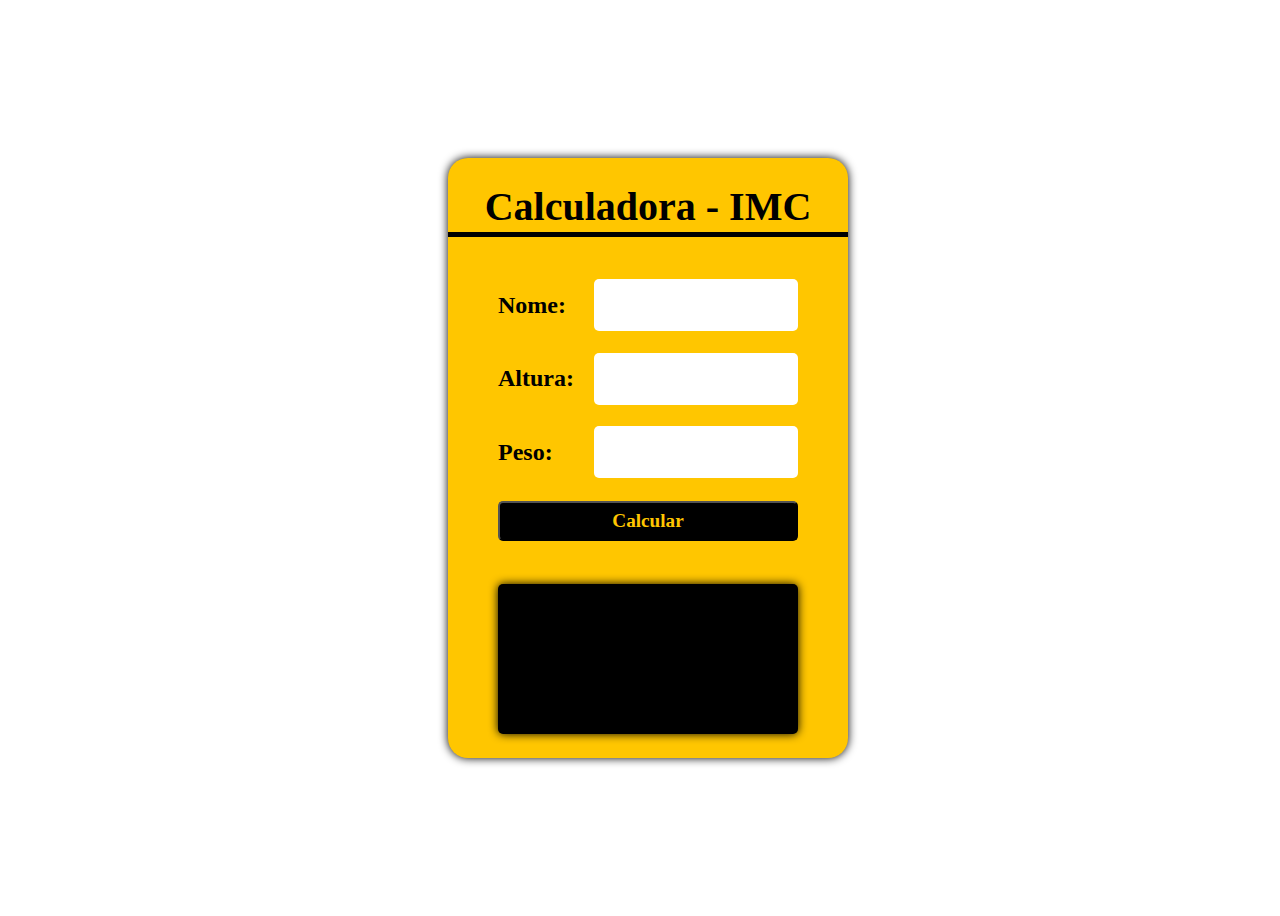
<file: practice/00-imc/index.html>
<!DOCTYPE html>
<html lang="en">
    <head>
        <meta charset="UTF-8">
        <meta name="viewport" content="width=device-width, initial-scale=1.0">
        <title>IMC</title>
        <link rel="stylesheet" href="style.css">
    </head>
    <body>
        <main>
            <div class="container">
                <div class="title"> Calculadora - IMC </div>
                <div class="input">
                    <label>Nome:</label>
                    <input type="text" id='nome'>
                </div>
                <div class="input">
                    <label>Altura:</label>
                    <input type="number" id='altura'>
                </div>
                <div class="input">
                    <label>Peso:</label>
                    <input type="number" id='peso'>
                </div>
                <button id='calcular'>Calcular</button>

                <div class="result" id='resultado'></div>
            </div>
        </main>
        <script src="./imc.js"></script>
    </body>
</html>
</file>
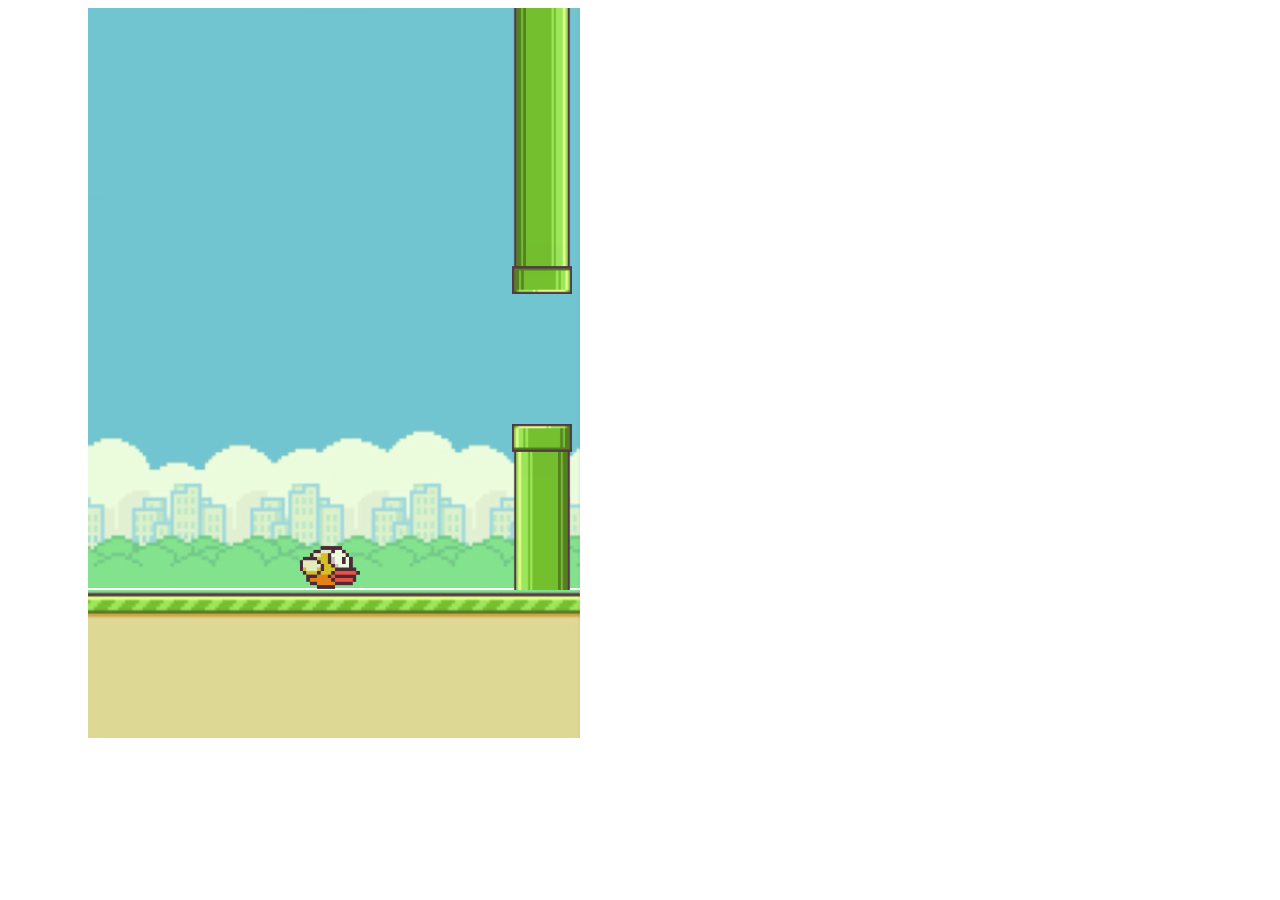
<file: practice/flappy-bird/index.html>
<!DOCTYPE html>
<html lang="en" dir="ltr">
    <head>
        <meta charset="UTF-8">
        <title>Flappy Bird</title>
        <link rel="stylesheet" href="style.css">
        <script src="app.js" charset="utf-8"></script>
    </head>
    <body>
    
    <div class="border-left"></div>
    <div class="game-container">
        <div class="border-top"></div>
        <div class="sky">
            <div class="bird"></div>
        </div>
    </div>
    <div class="ground-container">
        <div class="ground-moving"></div>
    </div>
    <div class="border-right"></div>

    </body>
</html>
</file>
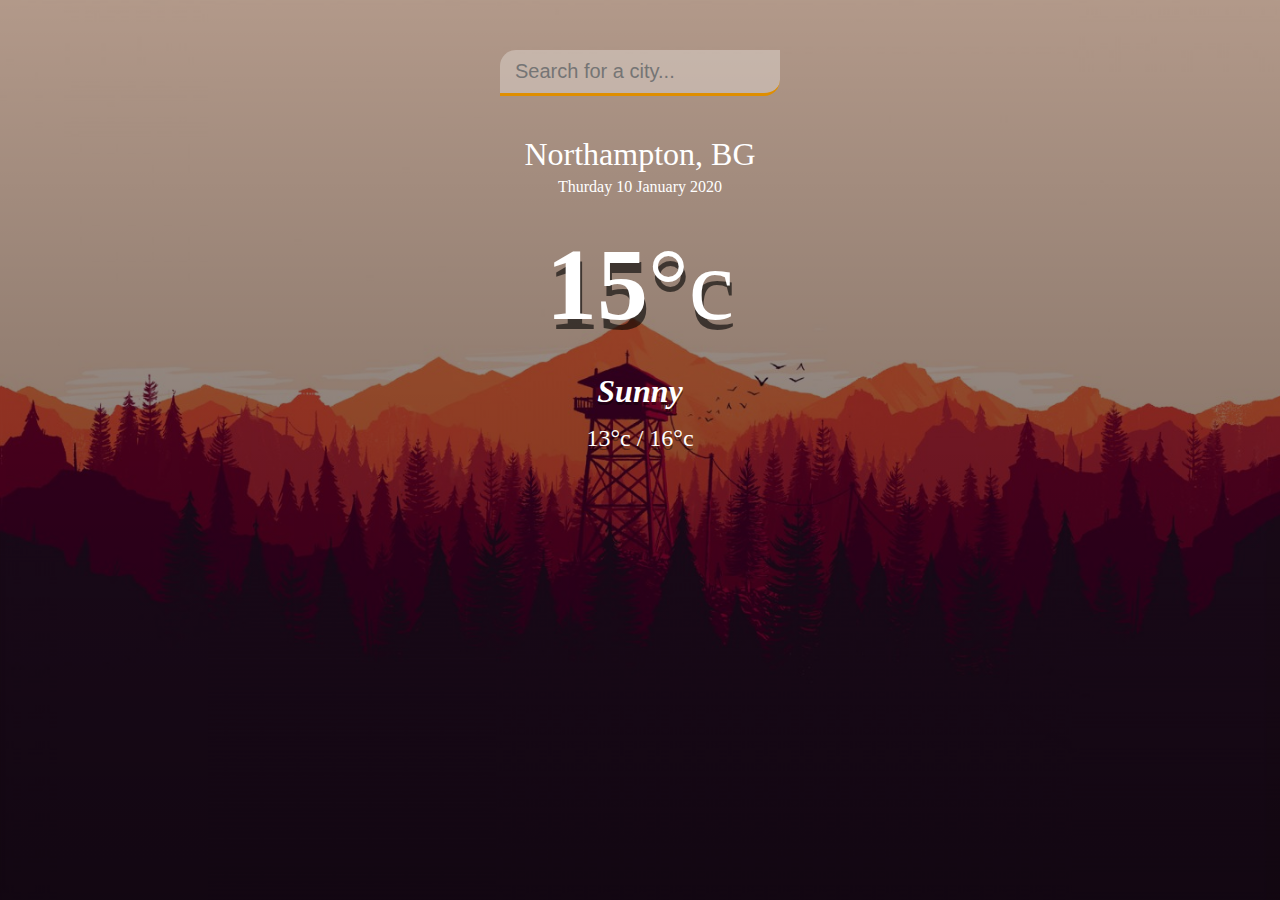
<file: practice/weather-app-js/index.html>
<!DOCTYPE html>
<html lang="en">
<head>
    <meta charset="UTF-8">
    <meta name="viewport" content="width=device-width, initial-scale=1.0">
    <title>Weather app</title>
    <link rel="stylesheet" href="main.css"/>
</head>
<body>
    <div class="app-wrap">
        <header>
            <input type="text" autocomplete="off" class="search-box" placeholder="Search for a city..."/>
        </header>
        <main>
            <section class="location">
                <div class="city">Northampton, BG</div>
                <div class="date">Thurday 10 January 2020</div>
            </section>
            <div class="current">
                <div class="temp">15<span>°c</span></div>
                <div class="weather">Sunny</div>
                <div class="hi-low">13°c / 16°c</div>
            </div>
        </main>
    </div>
    <script src="main.js"></script>    
</body>
</html>
</file>
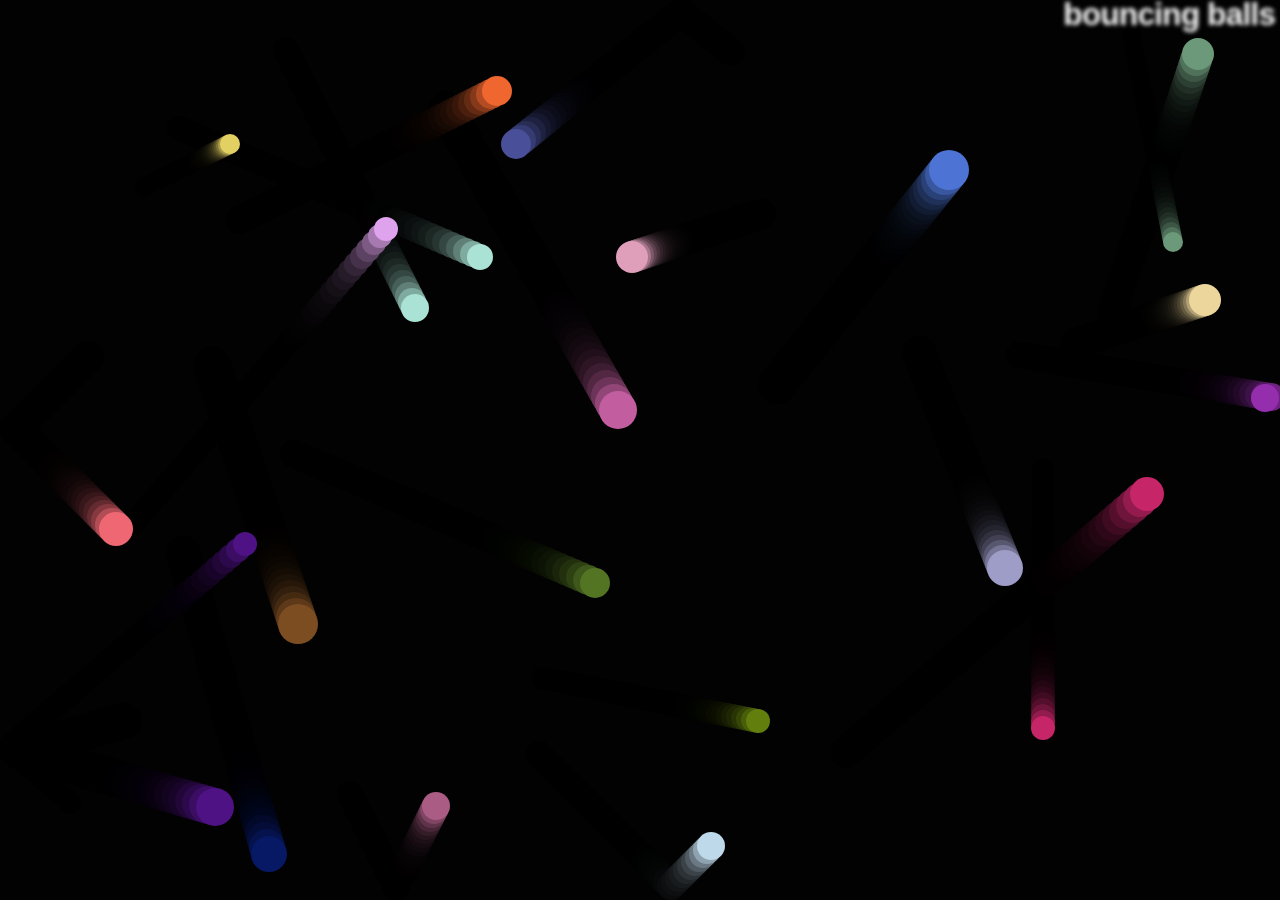
<file: practice/mdnexercices/boucing-balls/index.html>
<!DOCTYPE html>
<html>
  <head>
    <meta charset="utf-8">
    <title>Bouncing balls</title>
    <link rel="stylesheet" href="style.css">
  </head>

  <body>
    <h1>bouncing balls</h1>
    <canvas></canvas>

    <script src="main.js"></script>
  </body>
</html>
</file>
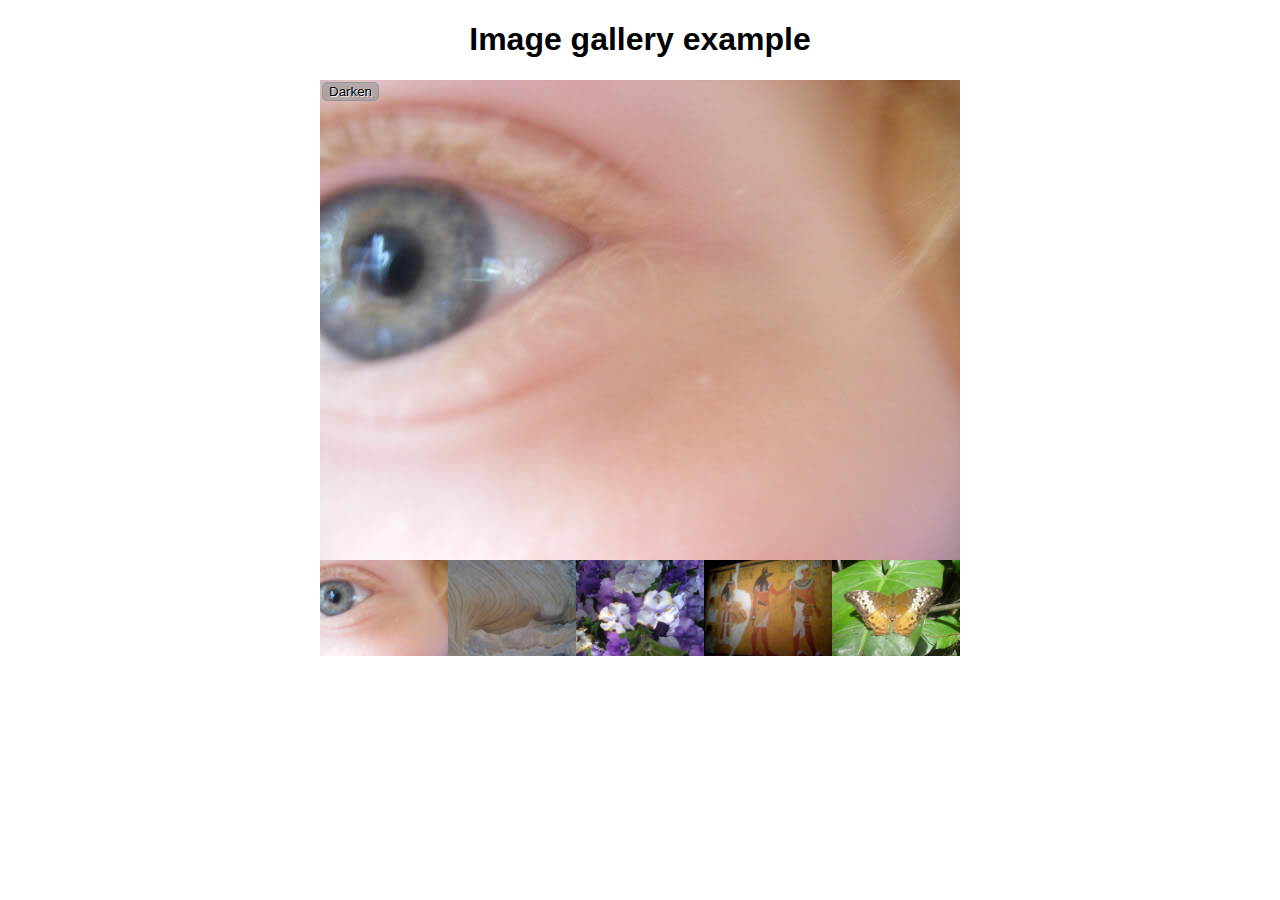
<file: practice/mdnexercices/gallery-start/index.html>
<!DOCTYPE html>
<html>
  <head>
    <meta charset="utf-8">

    <title>Image gallery</title>

    <link rel="stylesheet" href="style.css">
    
  </head>

  <body>
    <h1>Image gallery example</h1>

    <div class="full-img">
      <img class="displayed-img" src="images/pic1.jpg">
      <div class="overlay"></div>
      <button class="dark">Darken</button>
    </div>

    <div class="thumb-bar">


    </div>
    <script src="main.js"></script>
  </body>
</html>
</file>
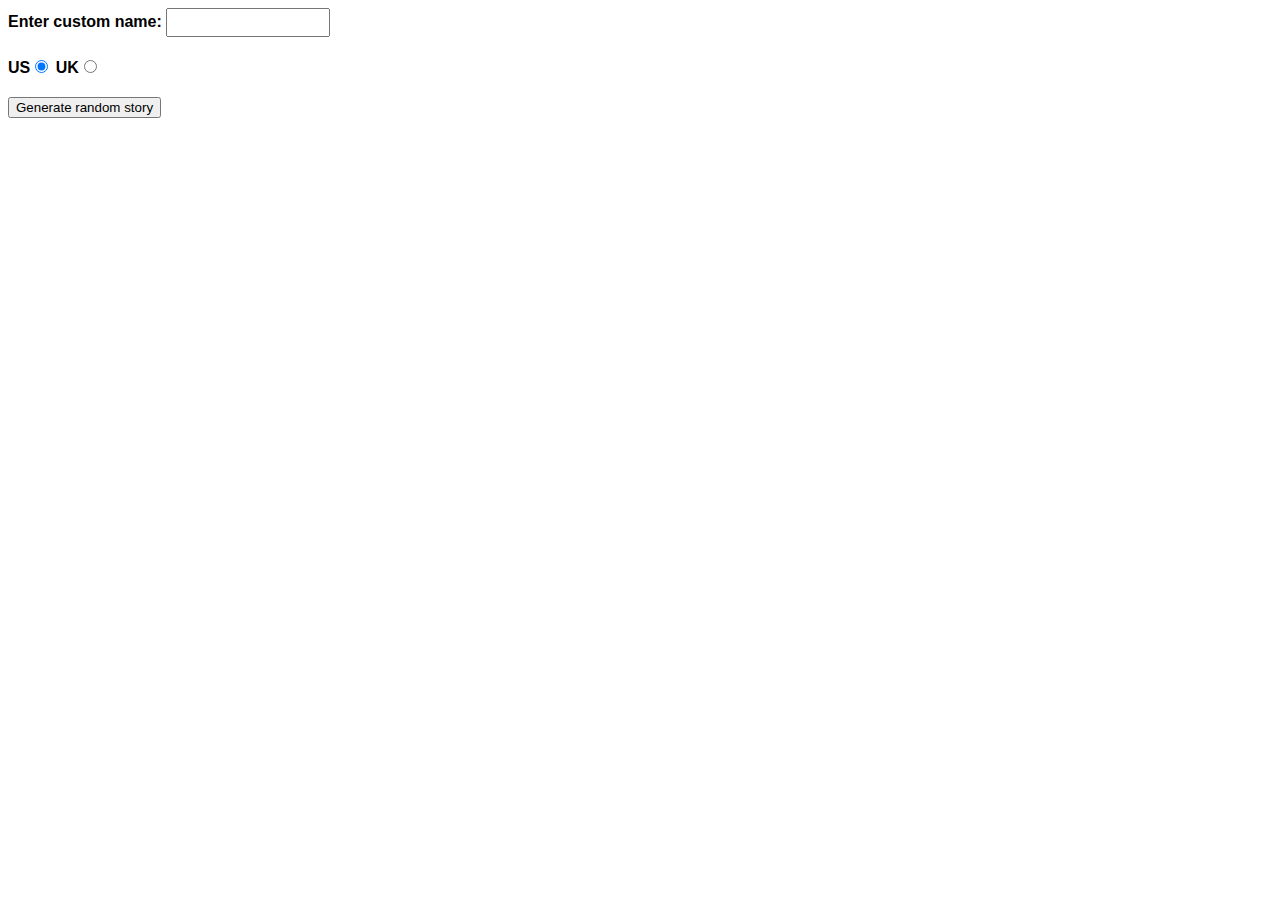
<file: practice/mdnexercices/sillystory/index.html>
<!DOCTYPE html>
<html>
  <head>
    <meta charset="utf-8">
    <meta http-equiv="X-UA-Compatible" content="IE=edge,chrome=1">
    <meta name="viewport" content="width=device-width">

    <title>Silly story generator</title>

    <style>

    body {
      font-family: helvetica, sans-serif;
      width: 350px;
    }

    label {
      font-weight: bold;  
    }

    div {
      padding-bottom: 20px;
    }

    input[type="text"] {
      padding: 5px;
      width: 150px;
    }

    p {
      background: #FFC125;
      color: #5E2612;
      padding: 10px;
      visibility: hidden;
    }

    </style>
  </head>

  <body>
    <div>
      <label for="customname">Enter custom name:</label>
      <input id="customname" type="text" placeholder="">
    </div>
    <div>
      <label for="us">US</label><input id="us" type="radio" name="ukus" value="us" checked>
      <label for="uk">UK</label><input id="uk" type="radio" name="ukus" value="uk">
    </div>
    <div>
      <button class="randomize">Generate random story</button>
    </div>
    <!-- Thanks a lot to Willy Aguirre for his help with the code for this assessment -->
    <p class="story"></p>
    
    <script>
      
      const customName = document.getElementById('customname');
      const randomize = document.querySelector('.randomize');
      const story = document.querySelector('.story');

      function randomValueFromArray(array){
        const random = Math.floor(Math.random()*array.length);
        return array[random];
      }
      
      //let storyText = `It was ${temperature} outside, so ${xItem} went for a walk. When they got to ${yItem}, they stared in horror for a few moments, then ${zItem}. ${name} saw the whole thing, but was not surprised — ${xItem} weighs ${weight}, and it was a hot day.` não deu certo :/
      
      let storyText = "It was 94 fahrenheit outside, so :insertx: went for a walk. When they got to :inserty:, they stared in horror for a few moments, then :insertz:. Bob saw the whole thing, but was not surprised — :insertx: weighs 300 pounds, and it was a hot day.";

      let insertX = [
        'Willy the Goblin',
        'Big Daddy',
        'Father Christmas'
      ]
      
      let insertY = [
        'the soup kitchen',
        'Disneyland',
        'the White House'
      ]
      
      let insertZ = [
        'spontaneously combusted',
        'melted into a puddle on the sidewalk',
        'turned into a slug and crawled away'
      ]
    
      
  
      randomize.addEventListener('click', result);

      function result() {
        
        let newStory = storyText;
                     
        if(customName.value !== '') {
          let name = customName.value;
          newStory = newStory.replace("Bob", name);
        }

        if(document.getElementById("uk").checked) {
          const weight = Math.round(300 / 14) + ' stone';
          const temperature =  Math.round(94 / 33.8) + ' centigrade';
          newStory = newStory.replace("94 fahrenheit", temperature);
          newStory = newStory.replace("300 pounds", weight);
        }

        let xItem = randomValueFromArray(insertX);
      
        let yItem = randomValueFromArray(insertY);
      
        let zItem = randomValueFromArray(insertZ);

        newStory = newStory.replace(":insertx:", xItem);

        newStory = newStory.replace(":insertx:", xItem);

        newStory = newStory.replace(":inserty:", yItem);

        newStory = newStory.replace(":insertz:", zItem);

        story.textContent = newStory;

        story.style.visibility = 'visible';
      }
      
    </script>
    
  </body>

</html>
</file>
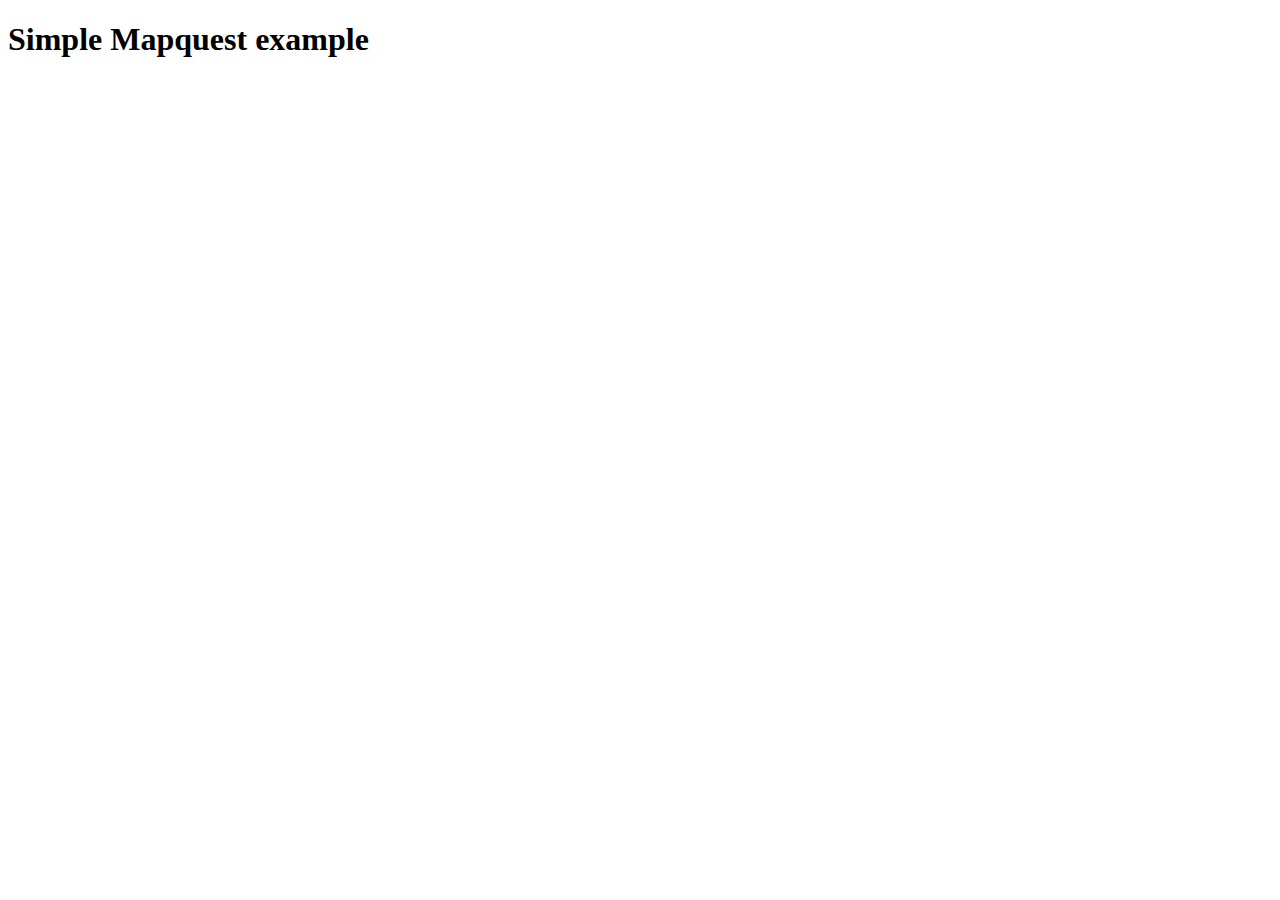
<file: practice/mdnexercices/thirdy-part-apis/mapquest/index.html>
<!DOCTYPE html>
<html>
  <head>
    <meta charset="utf-8">
    <meta name="viewport" content="width=device-width, initial-scale=1.0">
    <title>Mapquest example</title>
    <script src="https://api.mqcdn.com/sdk/mapquest-js/v1.3.2/mapquest.js" defer></script>
    <script src="script.js" defer></script>
    <link type="text/css" rel="stylesheet" href="https://api.mqcdn.com/sdk/mapquest-js/v1.3.2/mapquest.css"/>
    <link href="style.css" rel="stylesheet">
  </head>
  <body>
    <h1>Simple Mapquest example</h1>

    <div id="map"></div>
  </body>
</html>
</file>
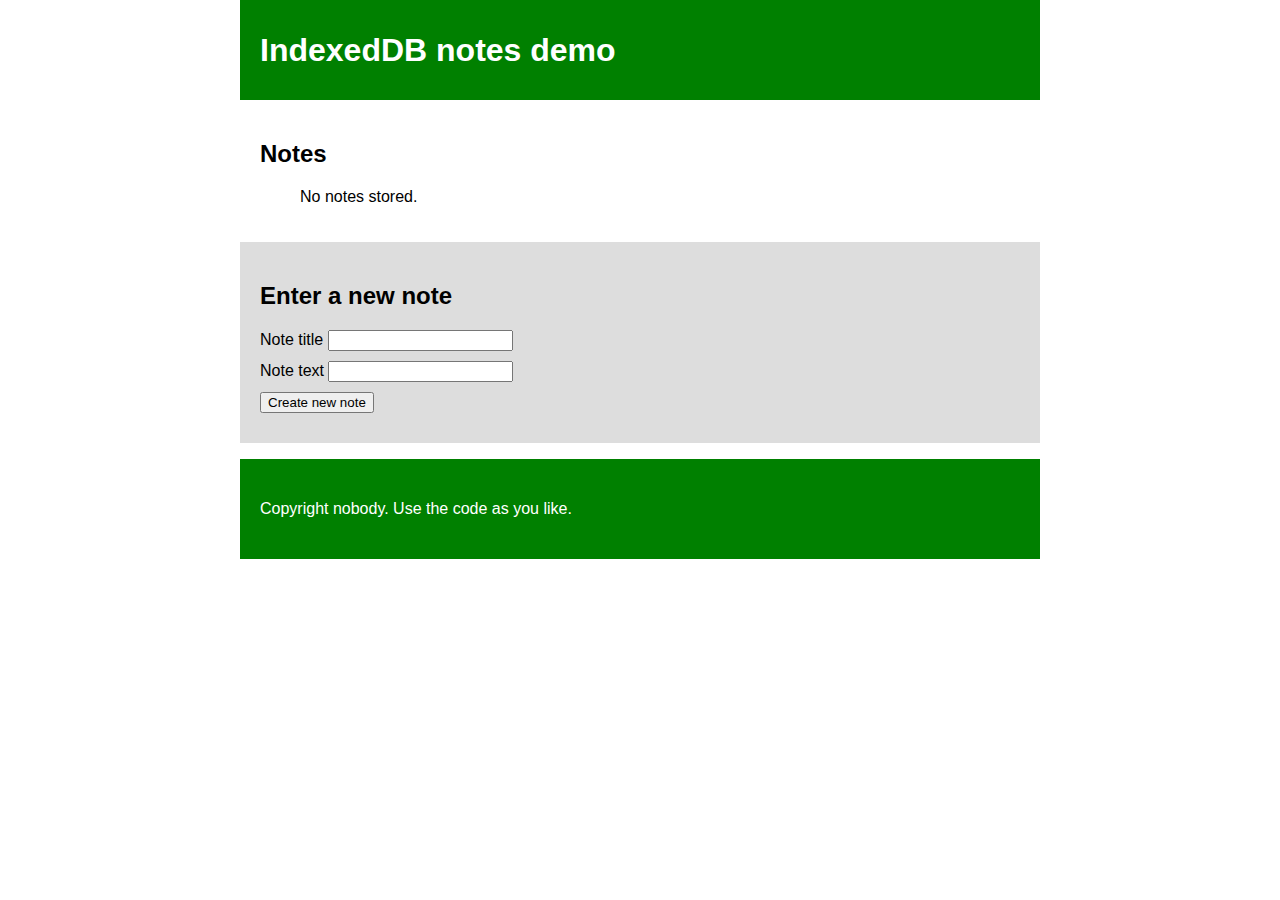
<file: practice/mdnexercices/client-side-storage/indexeddb/notes/index.html>
<!DOCTYPE html>
<html>
  <head>
    <meta charset="utf-8">
    <meta name="viewport" content="width=device-width, initial-scale=1.0">
    <title>IndexedDB demo</title>
    <link href="style.css" rel="stylesheet">
    <script src="index.js" defer></script>
  </head>
  <body>
    <header>
      <h1>IndexedDB notes demo</h1>
    </header>

    <main>
      <section class="note-display">
        <h2>Notes</h2>
        <ul>

        </ul>
      </section>
      <section class="new-note">
        <h2>Enter a new note</h2>
        <form>
          <div>
            <label for="title">Note title</label>
            <input id="title" type="text" required>
          </div>
          <div>
            <label for="body">Note text</label>
            <input id="body" type="text" required>
          </div>
          <div>
            <button>Create new note</button>
          </div>
        </form>
      </section>
    </main>

    <footer>
      <p>Copyright nobody. Use the code as you like.</p>
    </footer>
  </body>
</html>
</file>
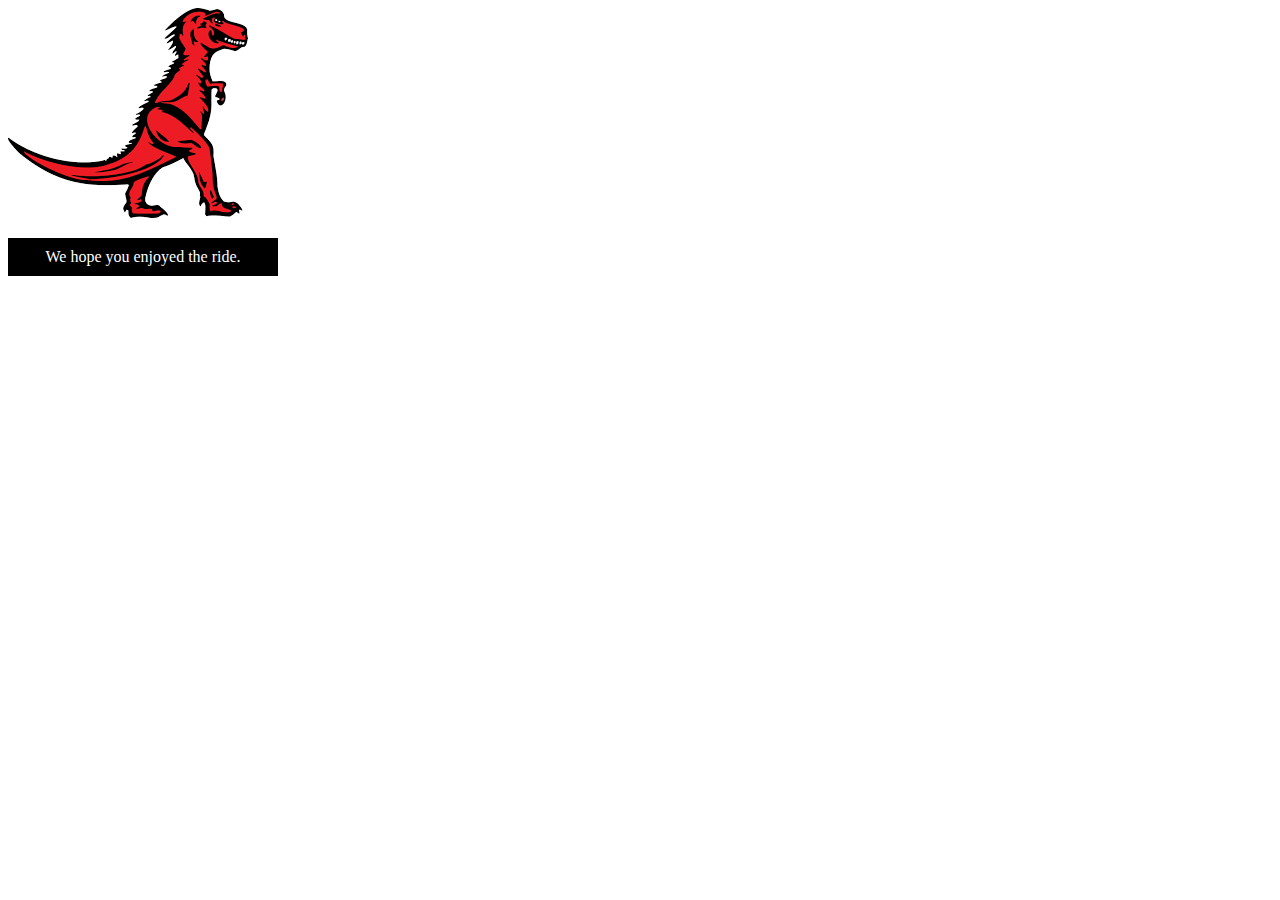
<file: practice/mdnexercices/document-manipulation/dom-example.html>
<!DOCTYPE html>
<html>
  <head>
    <meta charset="utf-8">
    <meta name="viewport" content="width=device-width, initial-scale=1.0">
    <title>Simple DOM example</title>
    <style>
      .highlight {
        color: white;
        background-color: black;
        padding: 10px;
        width: 250px;
        text-align: center;
      }
    </style>
  </head>
  <body>
    <section>
      <img src="dinosaur.png" alt="A red Tyrannosaurus Rex: A two legged dinosaur standing upright like a human, with small arms, and a large head with lots of sharp teeth.">
      <p>Here we will add a link to the <a href="https://www.mozilla.org/">Mozilla homepage</a></p>
    </section>

    <script>
      const link = document.querySelector('a');
      link.textContent = 'Mozilla Developer Network';
      link.href = 'https://developer.mozilla.org';

      const sect = document.querySelector('section');
      const para = document.createElement('p');
      para.textContent = 'We hope you enjoyed the ride.';
      sect.appendChild(para);

      const text = document.createTextNode(' — the premier source for web development knowledge.');
      const linkPara = document.querySelector('p');
      linkPara.appendChild(text);

      // You could clone link para by doing something like this and inserting the new para instead
      // var newPara = linkPara.cloneNode(true);

      sect.appendChild(linkPara);
      linkPara.parentNode.removeChild(linkPara);

      para.setAttribute('class', 'highlight');
    </script>
  </body>
</html>
</file>
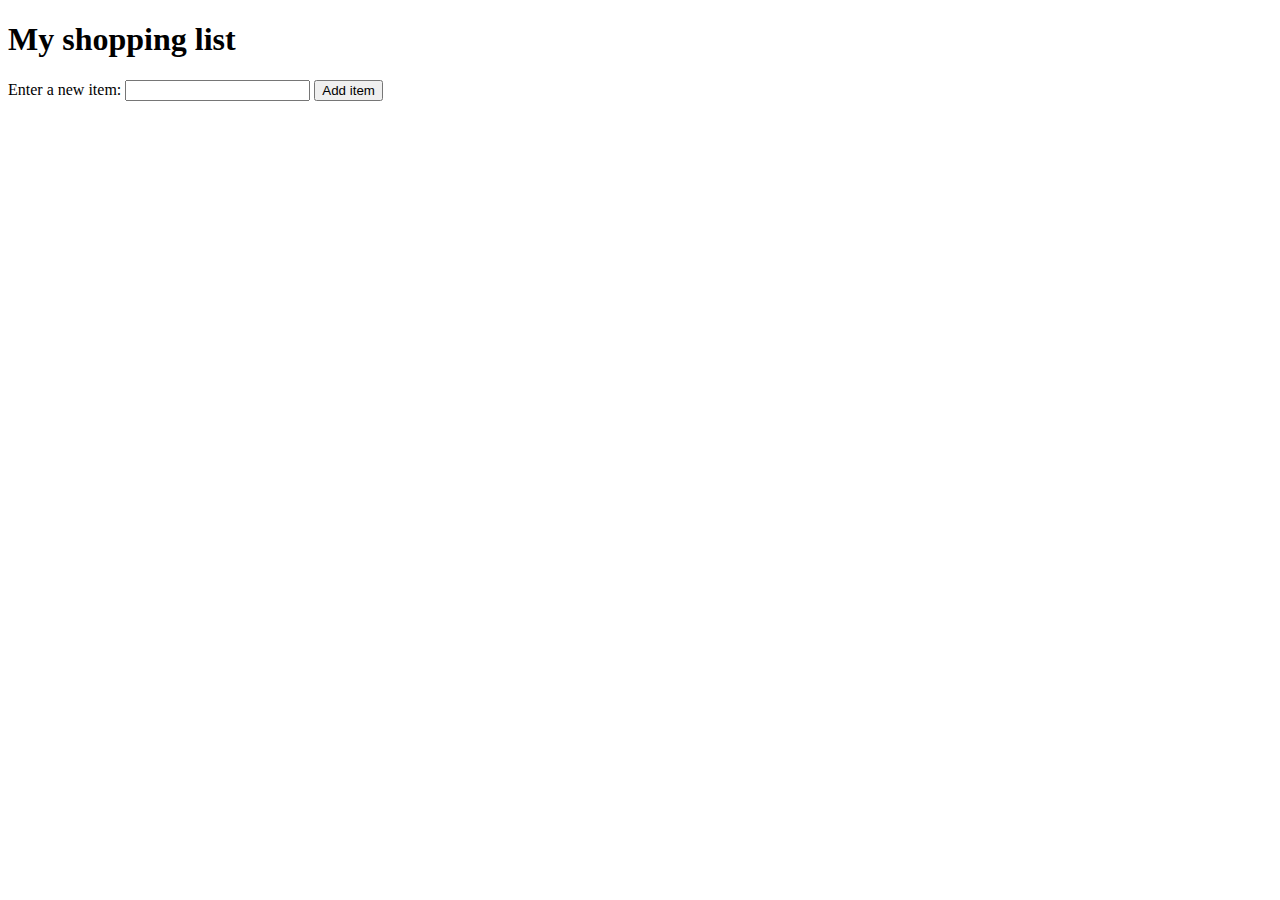
<file: practice/mdnexercices/document-manipulation/shopping-list.html>
<!DOCTYPE html>
<html>
  <head>
    <meta charset="utf-8">
    <meta name="viewport" content="width=device-width, initial-scale=1.0">
    <title>Shopping list example</title>
    <style>
      li {
        margin-bottom: 10px;
      }

      li button {
        font-size: 8px;
        margin-left: 20px;
        color: #666;
      }
    </style>
  </head>
  <body>

    <h1>My shopping list</h1>

    <div>
      <label for="item">Enter a new item:</label>
      <input type="text" name="item" id="item">
      <button>Add item</button>
    </div>

    <ul>

    </ul>

    <script>

        let list = document.querySelector('ul');
        let input = document.querySelector('input');
        let button = document.querySelector('button');

        button.onclick = function () {
            let inputValue = input.value;
            input.value = '';

            let listItem = document.createElement('li');
            let spanItem = document.createElement('span');
            let buttonDelete = document.createElement('button');

            listItem.appendChild(spanItem);
            spanItem.textContent = inputValue;
            listItem.appendChild(buttonDelete);
            buttonDelete.textContent = 'Delete';
            list.appendChild(listItem);
            
            buttonDelete.onclick = function () {
                listItem.remove();
            }
            input.focus();
        }

    </script>
  </body>
</html>
</file>
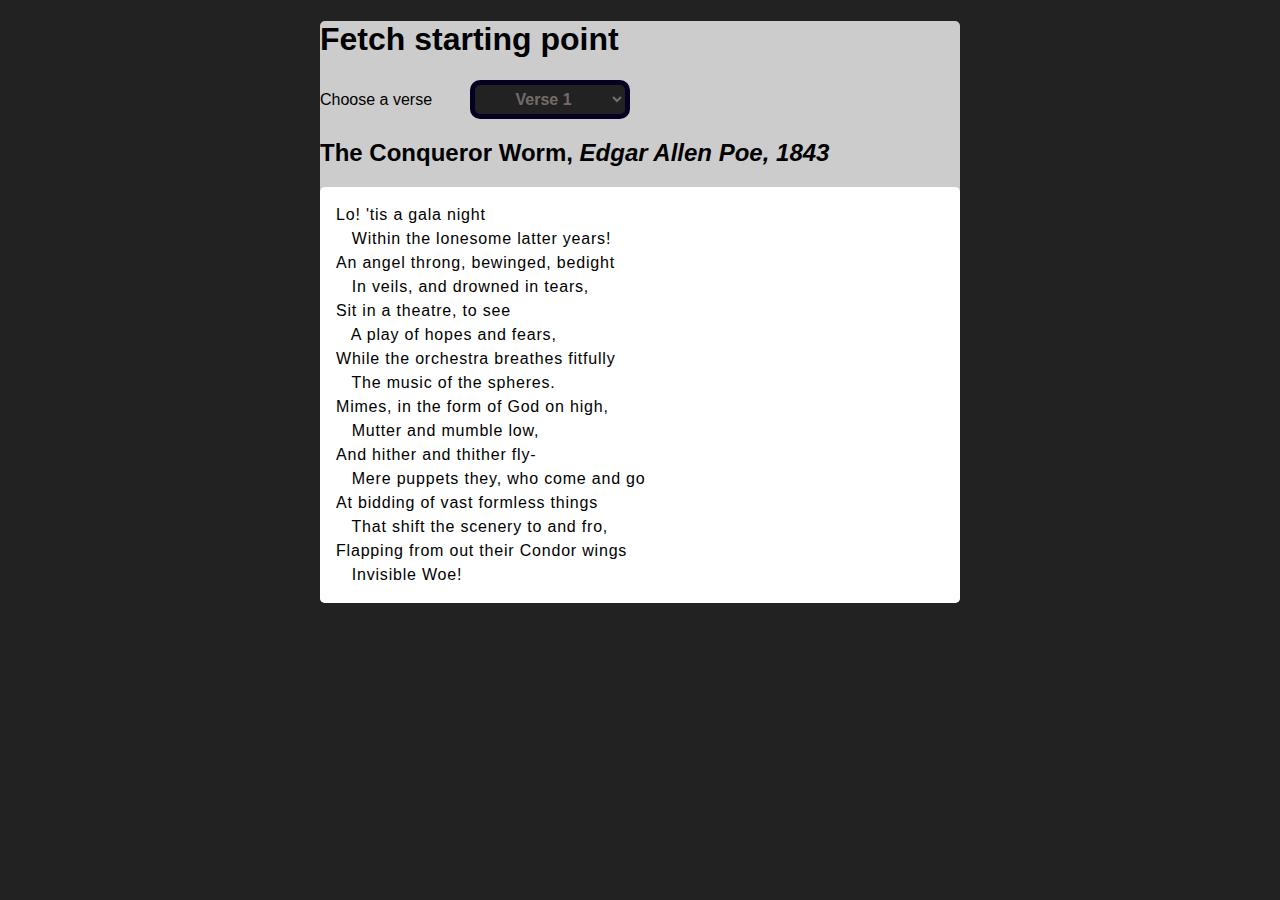
<file: practice/mdnexercices/fetching-data/fetch.html>
<!DOCTYPE html>
<html>
  <head>
    <meta charset="utf-8">
    <meta http-equiv="X-UA-Compatible" content="IE=edge,chrome=1">
    <meta name="viewport" content="width=device-width, initial-scale=1.0">

    <title>Fetch starting point</title>

    <style>

      html {
          background-color:#222222;
      }
      html, pre {
        font-family: sans-serif;
      }

      body {
        width: 50%;
        margin: 0 auto;
        background-color: #ccc;
        border-radius: 5px;
      }

      pre {
        line-height: 1.5;
        letter-spacing: 0.05rem;
        padding: 1rem;
        background-color: white;
        border-radius: 5px;
      }

      label {
        width: 200px;
        margin-right: 33px;
      }

      select {
        width: 25%;
        padding: 5px;
        border: 5px solid;
        background-color: #222222;
        border-radius: 10px;
        border-color: #060122;
        text-align: center;
        font-size: 1em;
        font-weight: bolder;
        color: #ffe0e065;
      }

    </style>
    <!--[if lt IE 9]>
      <script src="https://cdnjs.cloudflare.com/ajax/libs/html5shiv/3.7.3/html5shiv.js"></script>
    <![endif]-->
  </head>

  <body>
    <h1>Fetch starting point</h1>

    <form>
      <label for="verse-choose">Choose a verse</label>
      <select id="verse-choose" name="verse-choose">
        <option>Verse 1</option>
        <option>Verse 2</option>
        <option>Verse 3</option>
        <option>Verse 4</option>
      </select>
    </form>

    <h2>The Conqueror Worm, <em>Edgar Allen Poe, 1843</em></h2>

    <pre>

    </pre>

    <script>
        const verseChoose = document.querySelector('select');
        const poemDisplay = document.querySelector('pre');

        verseChoose.addEventListener('change', () => {
            const verse = verseChoose.value;
            updateDisplay(verse);
        });

        function updateDisplay(verse) {
            verse = verse.replace(' ', '').toLowerCase();
            const url = `${verse}.txt`;
            // Call `fetch()`, passing in the URL.
            fetch(url)
            // fetch() returns a promise. When we have received a response from the server,
            // the promise's `then()` handler is called with the response.
            .then( response => {
                // Our handler throws an error if the request did not succeed.
                if (!response.ok) {
                throw new Error(`HTTP error: ${response.status}`);
                }
                // Otherwise (if the response succeeded), our handler fetches the response
                // as text by calling response.text(), and immediately returns the promise
                // returned by `response.text()`.
                return response.text();
            })
            // When response.text() has succeeded, the `then()` handler is called with
            // the text, and we copy it into the `poemDisplay` box.
            .then( text => poemDisplay.textContent = text )
            // Catch any errors that might happen, and display a message
            // in the `poemDisplay` box.
            .catch( error => poemDisplay.textContent = `Could not fetch verse: ${error}`);
        }

        updateDisplay('Verse 1');
        verseChoose.value = 'Verse 1';

        // This don't work without a server.


    </script>
  </body>
</html>
</file>
<file: practice/00-imc/style.css>
main {
    display: flex;
    width: 100vw;
    height: 100vh;
    justify-content: center;
    align-items: center;

}

.container {
    display: flex;
    flex-direction: column;
    background: rgb(255, 198, 0);
    width: 400px;
    height: 600px;
    align-items: center;
    justify-content: space-evenly;
    border-radius: 20px;
    box-shadow: 0 0 10px black;
}

.title {
    display: flex;
    justify-content: center;
    align-items: center;
    width: 100%;
    height: 50px;
    font: bold 2.5rem serif;
    border-bottom: solid 5px black;
    margin-bottom: 20px;
}

.input {
    display: flex;
    width: 300px;
    height: 50px;
    justify-content: space-between;
    align-items: center;
}

.input input {
    width: 200px;
    height: 50px;
    border-radius: 5px;
    border: none;
    outline: 0;
    font: bold 1.5rem serif;
    text-align: center;
}

.input label {
    font: bold 1.5rem   serif;
}

button {
    width: 300px;
    height: 40px;
    font: bold 1.2rem serif;
    background: #000;
    color: rgb(255, 198, 0);
    outline: none;
    border-radius: 5px;
    cursor: pointer;
}

.result {
    display: flex;
    margin-top: 20px;
    align-items: center;
    width: 300px;
    height: 150px;
    border-radius: 5px;
    font: italic 1.5rem serif;
    box-shadow: 0px 0px 10px black;
    background: #000;
    color: rgb(255, 198, 0);
    padding: 20px;
    box-sizing: border-box;
    user-select: none;
}
</file>
<file: practice/flappy-bird/style.css>
body {
    display: flex;
}

.game-container {
    width: 500px;
    height: 730px;
    position: absolute;
    left: 80px;
}

.border-left {
    width: 80px;
    height: 790px;
    position: absolute;
    background-color: white;
    z-index: +2;
}

.border-right {
    width: 80px;
    height: 790px;
    position: absolute;
    background-color: white;
    z-index: +2;
    left: 580px;
}

.border-top {
    width: 660px;
    height: 50px;
    position: absolute;
    background-color: white;
    z-index: +2;
    top: -50px;
}

.sky {
    background-image: url('fb-game-background.png');
    width: 500px;
    height: 580px;
    position: absolute;
}

.ground {
    background-image: url('bottom-background.png');
    width: 500px;
    height: 150px;
    position: absolute;
    top: 580px;
    z-index: +1;
}

.bird {
    background-image: url('flappy-bird.png');
    position: absolute;
    width: 60px;
    height: 45px;
    left: 220px;
    bottom: 100px;
}

.obstacle {
    background-image: url('flappybird-pipe.png');
    width: 60px;
    height: 300px;
    position: absolute;
}

.topObstacle {
    background-image: url('flappybird-pipe.png');
    transform: rotate(180deg);
    width: 60px;
    height: 300px;
    position: absolute;
}

@keyframes silderight {
    from {
        background-position: 10000%;
    }
    to {
        background-position: 0%;
    }
}

@-webkit-keyframes slideright {
    from {
        background-position: 10000%;
    }
    to {
        background-position: 0%;
    }
}

.ground-container {
    height: 150px;
    width: 580px;
    left: 80px;
    position: absolute;
}

.ground-moving {
    position: absolute;
    top: 580px;
    height: 150px;
    background-image: url('bottom-background.png');
    background-repeat: repeat-x;
    animation: slideright 100s infinite linear;
    width:  100%;
    z-index: +1;
}
</file>
<file: practice/weather-app-js/main.css>
* {
    margin: 0;
    padding: 0;
    box-sizing: border-box;
}

body {
    font-family: 'montserrat' sans-serif;
    background-image: url('bg.jpg');
    background-size: cover;
    background-position: top center;
}

.app-wrap {
    display: flex;
    flex-direction: column;
    min-height: 100vh;
    background-image: linear-gradient(to bottom, rgba(0, 0, 0, 0.3), rgba(0, 0, 0, 0.6));
}

header {
    display: flex;
    justify-content: center;
    align-items: center;
    padding: 50px 15px 15px;
}

header input {
    width: 100%;
    max-width: 280px;
    padding: 10px 15px;
    border: none;
    outline: none;
    background-color: rgba(255, 255, 255, 0.3);
    border-radius: 16px 0px 16px 0px;
    border-bottom: 3px solid #DF8E00;
    color: #313131;
    font-size: 20px;
    font-weight: 300;
    transition: 0.2s ease-out;
}

header input:focus {
    background-color: rgba(255, 255, 255, 0.6);
}

main {
    flex: 1 1 100%;
    padding: 25px 25px 50px;
    display: flex;
    flex-direction: column;
    align-items: center;
    text-align: center;
}

.location .city {
    color: #FFF;
    font-size: 32px;
    font-weight: 500;
    margin-bottom: 5px;
}

.location .date {
    color: #FFF;
    font-size: 16px;
}

.current .temp {
    color:#FFF;
    font-size: 102px;
    font-weight: 900;
    margin: 30px 0px;
    text-shadow: 2px 10px rgba(0, 0, 0, 0.6);
}

.current .temp span {
    font-weight: 500;
}

.current .weather {
    color: #FFF;
    font-size: 32px;
    font-weight: 700;
    font-style: italic;
    margin-bottom: 15px;
    text-shadow: 0px 3px rgba(0, 0, 0, 0.4);    
}

.current .hi-low {
    color: #FFF;
    font-size: 24px;
    font-weight: 500;
    text-shadow: 0px 4px rgba(0, 0, 0, 0.4);
}
</file>
<file: practice/mdnexercices/boucing-balls/style.css>
html, body {
    margin: 0;
  }
  
  html {
    font-family: 'Helvetica Neue', Helvetica, Arial, sans-serif;
    height: 100%;
  }
  
  body {
    overflow: hidden;
    height: inherit;
  }
  
  h1 {
    font-size: 2rem;
    letter-spacing: -1px;
    position: absolute;
    margin: 0;
    top: -4px;
    right: 5px;
  
    color: transparent;
    text-shadow: 0 0 4px white;
  }
</file>
<file: practice/mdnexercices/gallery-start/style.css>
h1 {
  font-family: helvetica, arial, sans-serif;
  text-align: center;
}

body {
  width: 640px;
  margin: 0 auto;
}

.full-img {
  position: relative;
  display: block;
  width: 640px;
  height: 480px;
}

.overlay {
  position: absolute;
  top: 0;
  left: 0;
  width: 640px;
  height: 480px;
  background-color: rgba(0,0,0,0);
}

button {
  border: 0;
  border-radius: 5px;
  background: rgba(150,150,150,0.6);
  text-shadow: 1px 1px 1px white;
  border: 1px solid #999;
  position: absolute;
  cursor: pointer;
  top: 2px;
  left: 2px;
}

.thumb-bar img {
  display: block;
  width: 20%;
  float: left;
  cursor: pointer;
}
</file>
<file: practice/mdnexercices/thirdy-part-apis/mapquest/style.css>
#map {
    width: 600px;
    height: 600px;
  }
</file>
<file: practice/mdnexercices/client-side-storage/indexeddb/notes/style.css>
html {
    font-family: sans-serif;
  }
  
  body {
    margin: 0 auto;
    max-width: 800px;
  }
  
  header, footer {
    background-color: green;
    color: white;
    line-height: 100px;
    padding: 0 20px;
  }
  
  .new-note, .note-display {
    padding: 20px;
  }
  
  .new-note {
    background: #ddd;
  }
  
  h1 {
    margin: 0;
  }
  
  ul {
    list-style-type: none;
  }
  
  div {
    margin-bottom: 10px;
  }
</file>
